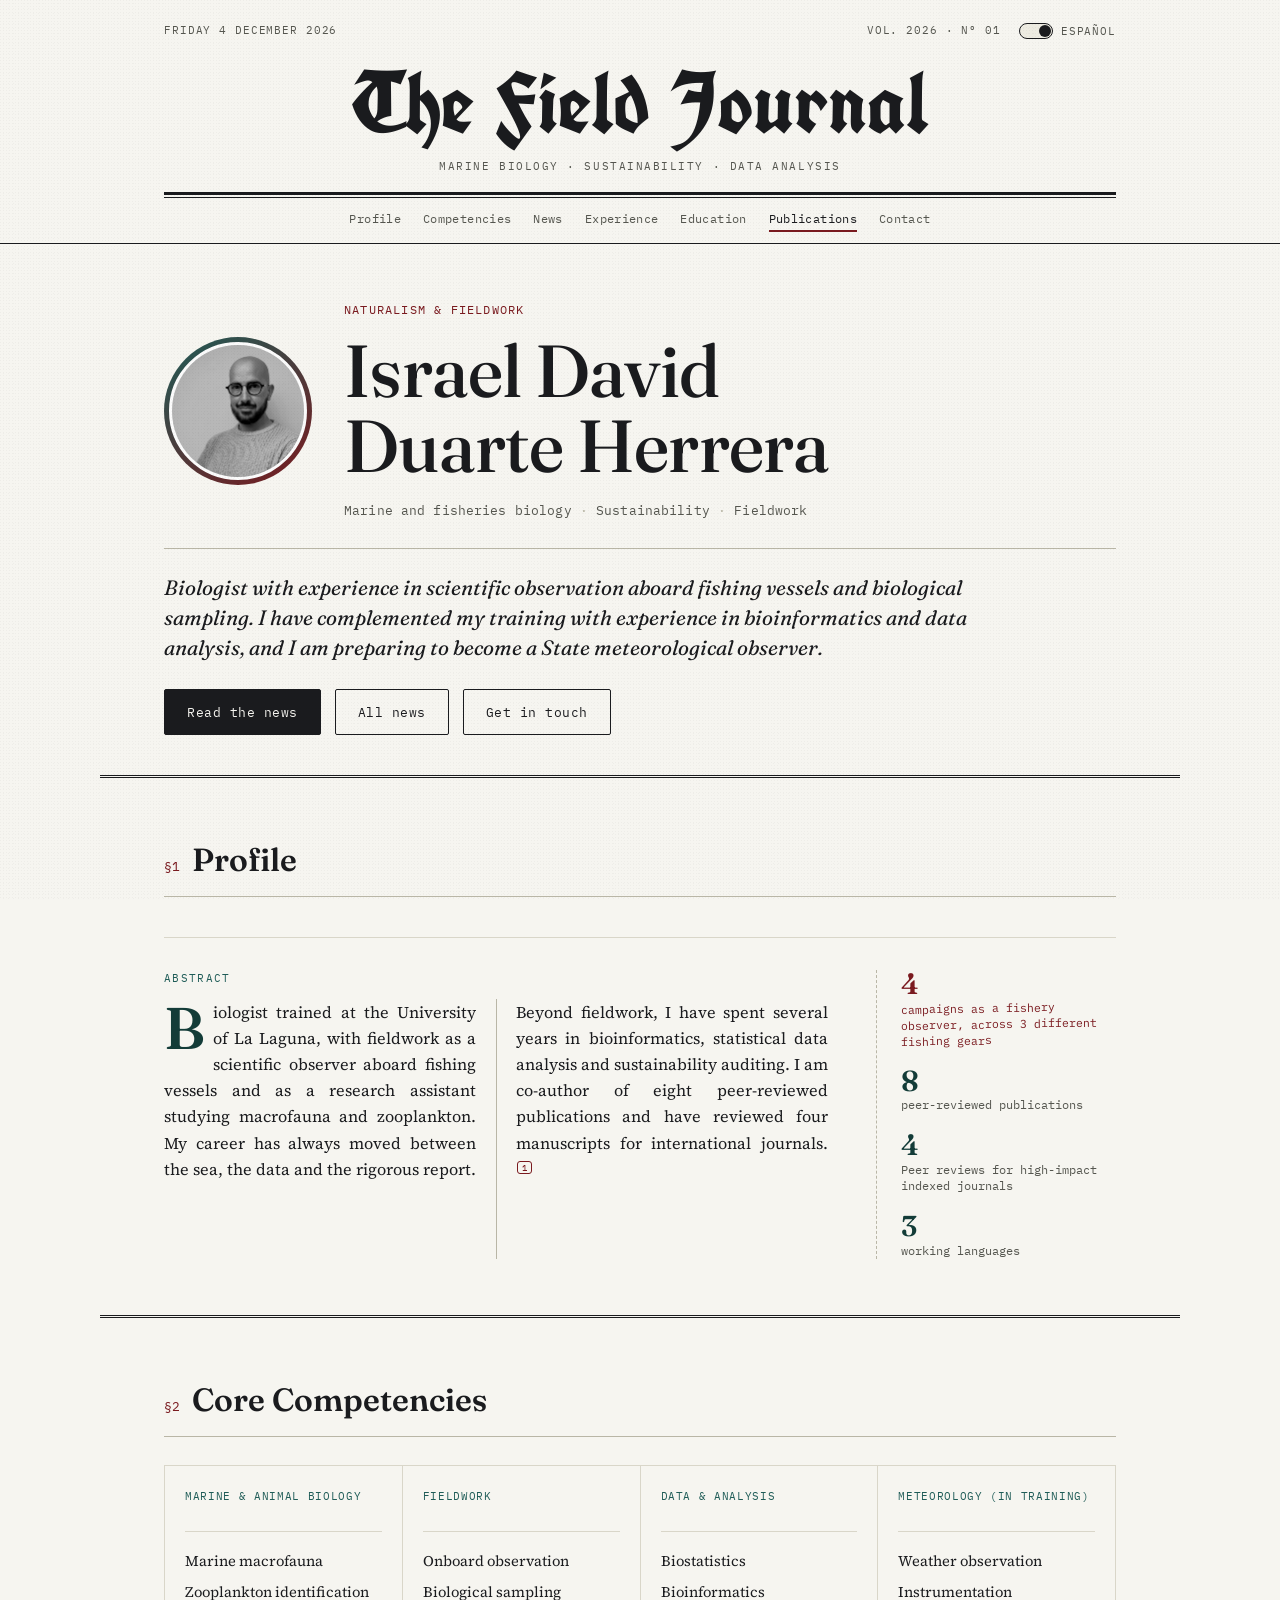
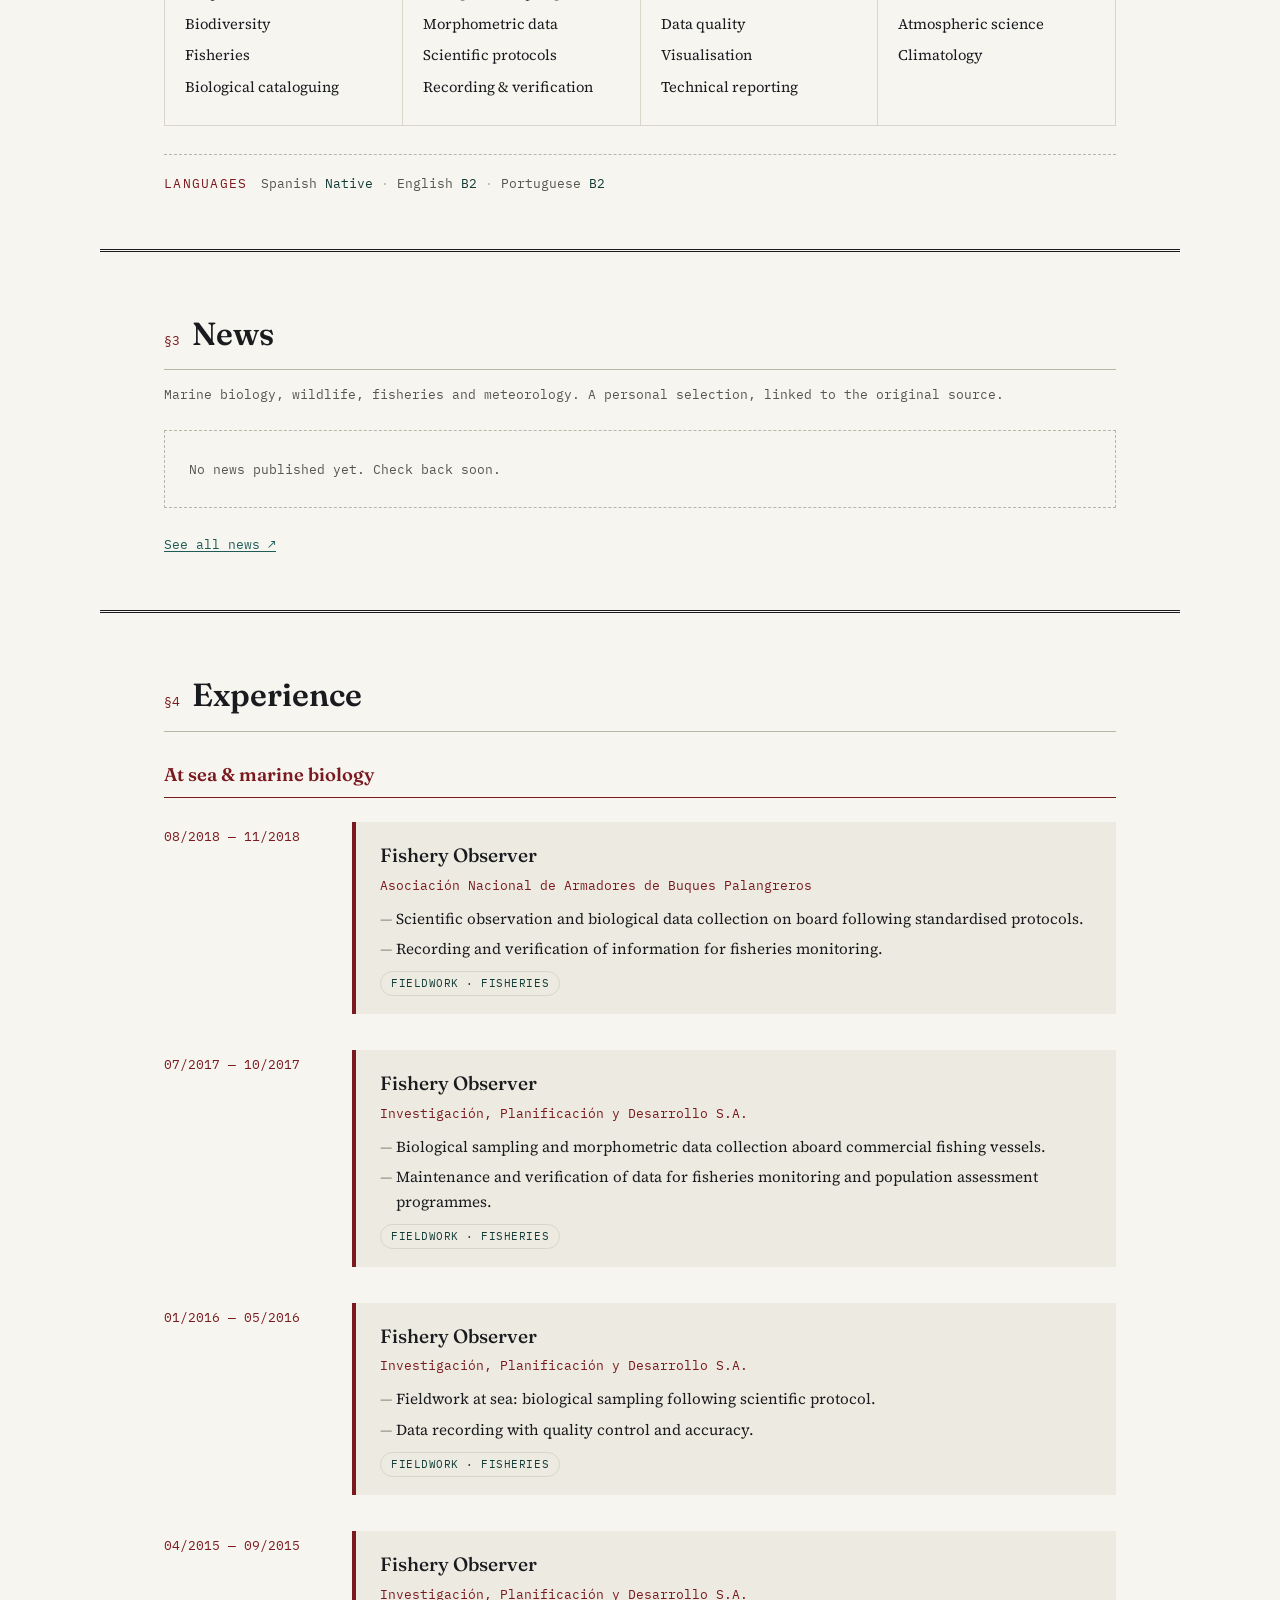
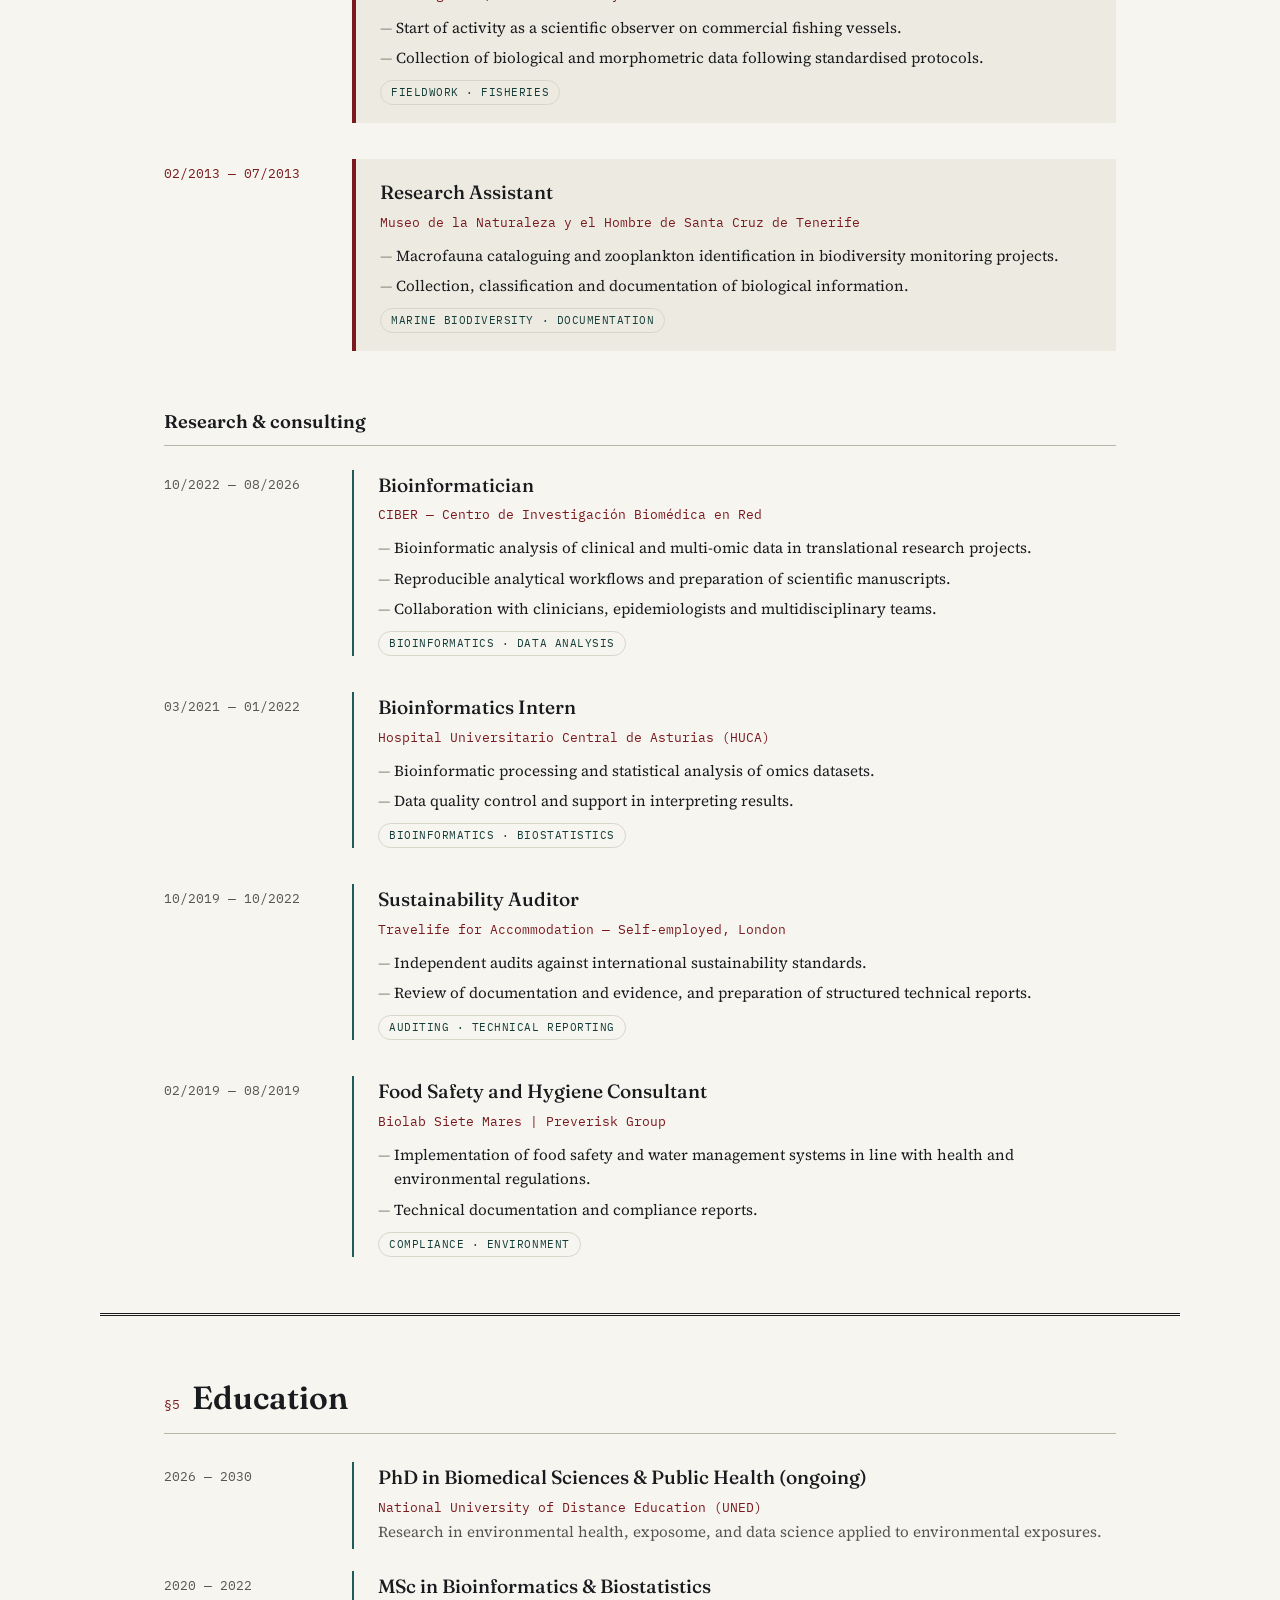
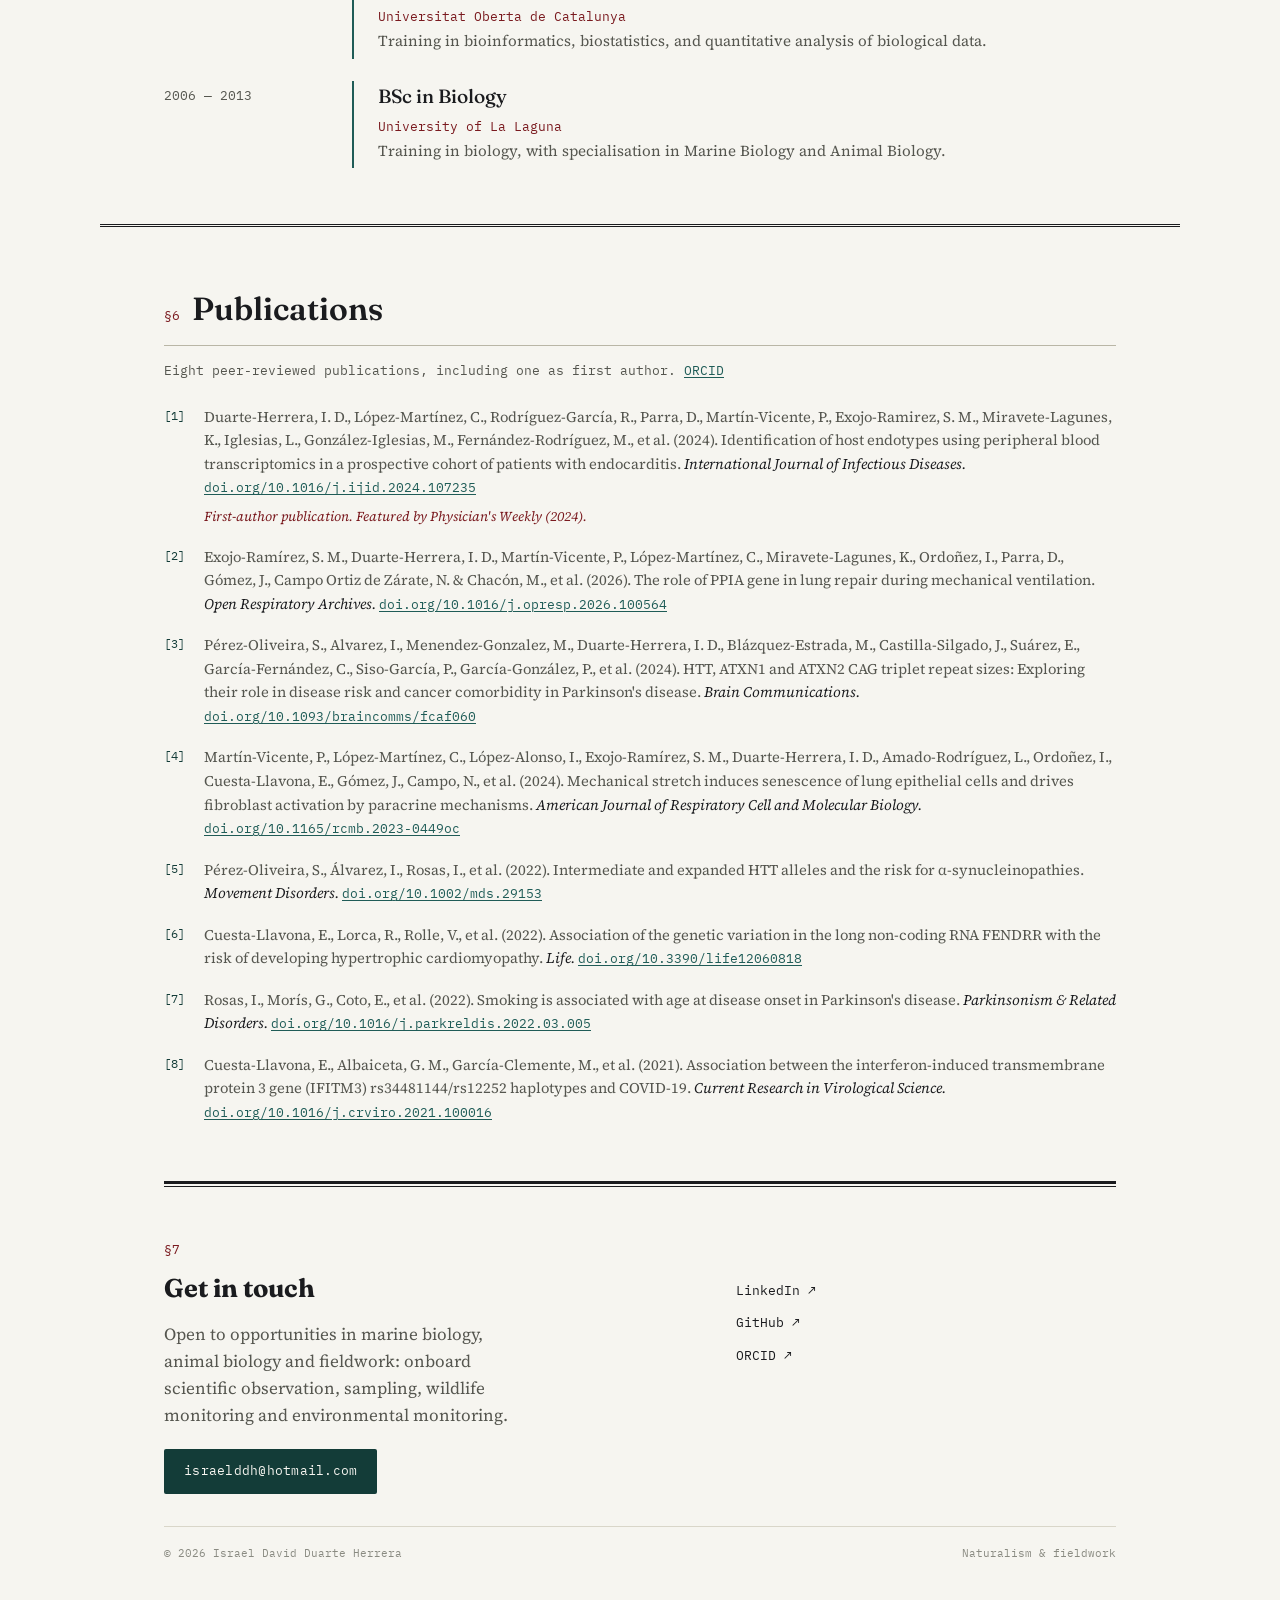
<file: index.html>
<!DOCTYPE html>
<html lang="en">
<head>
  <meta charset="UTF-8">
  <meta name="viewport" content="width=device-width, initial-scale=1.0">

  <title>Israel David Duarte Herrera — Sustainability , Marine Biology & Fieldwork</title>

  <meta name="description" content="Israel David Duarte Herrera, biologist with experience in scientific observation aboard fishing vessels, biological sampling, bioinformatics and data analysis. News on meteorology, marine biology and wildlife.">

  <!-- Google Fonts -->
  <link rel="preconnect" href="https://fonts.googleapis.com">
  <link rel="preconnect" href="https://fonts.gstatic.com" crossorigin>

  <link href="https://fonts.googleapis.com/css2?family=Fraunces:opsz,wght@9..144,400;9..144,500;9..144,600&family=Fraunces:ital,opsz,wght@1,9..144,500&family=Source+Serif+4:opsz,wght@8..60,400;8..60,500;8..60,600&family=Source+Serif+4:ital,opsz,wght@1,8..60,400&family=IBM+Plex+Mono:wght@400;500;600&family=UnifrakturCook:wght@700&display=swap" rel="stylesheet">

  <!-- Favicon -->
  <link
    rel="icon"
    type="image/svg+xml"
    href="data:image/svg+xml,%3Csvg xmlns='http://www.w3.org/2000/svg' viewBox='0 0 64 64'%3E%3Crect width='64' height='64' rx='14' fill='%231A1B1E'/%3E%3Ctext x='32' y='43' font-family='Georgia,Cambria,serif' font-size='27' font-weight='700' letter-spacing='.5' fill='%23F6F5F0' text-anchor='middle'%3EID%3C/text%3E%3C/svg%3E"
  >

  <link rel="stylesheet" href="style.css">

  <script>
    (function () {
      var stored = localStorage.getItem('lang');
      document.documentElement.setAttribute(
        'lang',
        stored === 'es' ? 'es' : 'en'
      );
    })();
  </script>
</head>

<body>

<div class="grain" aria-hidden="true"></div>

<!-- ============ MASTHEAD ============ -->
<header class="masthead">

  <div class="masthead__row">

    <span class="masthead__meta" id="dateline"></span>

    <div class="masthead__row-right">
      <span class="masthead__meta">Vol. 2026 · Nº 01</span>

      <button
        class="lang-toggle"
        id="langToggle"
        type="button"
        aria-pressed="false"
        aria-label="Cambiar idioma / Switch language"
      >
        <span class="lang-toggle__track">
          <span class="lang-toggle__thumb"></span>
        </span>

        <span class="lang-toggle__label">Español</span>
      </button>
    </div>

  </div>

  <div class="nameplate">

    <p class="nameplate__title">
      <span data-lang="es">Diario de Campo</span>
      <span data-lang="en">The Field Journal</span>
    </p>

    <p class="nameplate__sub">
      <span data-lang="es">Biología marina · Sostenibilidad · Análisis de datos</span>
      <span data-lang="en">Marine biology · Sustainability · Data analysis</span>
    </p>

  </div>

  <div class="masthead__rule"></div>

</header>

<div class="navbar">

  <nav class="masthead__nav" aria-label="Primary">

    <a href="#profile">
      <span data-lang="es">Perfil</span>
      <span data-lang="en">Profile</span>
    </a>

    <a href="#competencies">
      <span data-lang="es">Competencias</span>
      <span data-lang="en">Competencies</span>
    </a>

    <a href="#news">
      <span data-lang="es">Noticias</span>
      <span data-lang="en">News</span>
    </a>

    <a href="#experience">
      <span data-lang="es">Experiencia</span>
      <span data-lang="en">Experience</span>
    </a>

    <a href="#education">
      <span data-lang="es">Formación</span>
      <span data-lang="en">Education</span>
    </a>

    <a href="#publications">
      <span data-lang="es">Publicaciones</span>
      <span data-lang="en">Publications</span>
    </a>

    <a href="#contact">
      <span data-lang="es">Contacto</span>
      <span data-lang="en">Contact</span>
    </a>

  </nav>

</div>


<!-- ============ HERO ============ -->
<section class="hero" id="top">

  <div class="hero__inner">

    <div class="hero__identity">

      <div class="hero__avatar">
        <img src="foto.jpg" alt="Israel David Duarte Herrera">
      </div>

      <div class="hero__intro">

        <p class="eyebrow">
          <span data-lang="es">Naturalismo y trabajo de campo</span>
          <span data-lang="en">Naturalism & fieldwork</span>
        </p>

        <h1 class="hero__title">
          Israel David<br>Duarte Herrera
        </h1>

        <p class="hero__role">

          <span data-lang="es">
            Biología marina y pesquera
            <span class="hero__dot">·</span>
            Sostenibilidad
            <span class="hero__dot">·</span>
            Trabajo de campo
          </span>

          <span data-lang="en">
            Marine and fisheries biology
            <span class="hero__dot">·</span>
            Sustainability 
            <span class="hero__dot">·</span>
            Fieldwork
          </span>

        </p>

      </div>

    </div>

    <p class="hero__tagline" data-lang="es">
      Biólogo con experiencia en observación científica a bordo de buques pesqueros y muestreo biológico. He complementado mi formación con experiencia en bioinformática y análisis de datos, y me preparo para ser observador meteorológico del Estado.
    </p>

    <p class="hero__tagline" data-lang="en">
      Biologist with experience in scientific observation aboard fishing vessels and biological sampling. I have complemented my training with experience in bioinformatics and data analysis, and I am preparing to become a State meteorological observer.
    </p>

    <div class="hero__cta">

      <a class="btn btn--primary" href="#news">
        <span data-lang="es">Ver noticias</span>
        <span data-lang="en">Read the news</span>
      </a>

      <a class="btn btn--ghost" href="blog.html">
        <span data-lang="es">Todas las noticias</span>
        <span data-lang="en">All news</span>
      </a>

      <a class="btn btn--ghost" href="#contact">
        <span data-lang="es">Contacto</span>
        <span data-lang="en">Get in touch</span>
      </a>

    </div>

  </div>

</section>


<!-- ============ PROFILE ============ -->
<section class="section" id="profile">

  <div class="section__head">
    <span class="section__num">§1</span>

    <h2>
      <span data-lang="es">Perfil</span>
      <span data-lang="en">Profile</span>
    </h2>
  </div>

  <div class="hero__grid">

    <div class="hero__abstract">

      <span class="hero__label">
        <span data-lang="es">Resumen</span>
        <span data-lang="en">Abstract</span>
      </span>

      <p class="drop-cap" data-lang="es">
        Biólogo formado en la Universidad de La Laguna, con trabajo de campo como observador científico en buques pesqueros y como asistente de investigación en el estudio de macrofauna y zooplancton. Mi trayectoria se ha movido siempre entre el mar, el dato y el informe riguroso.
      </p>

      <p class="drop-cap" data-lang="en">
        Biologist trained at the University of La Laguna, with fieldwork as a scientific observer aboard fishing vessels and as a research assistant studying macrofauna and zooplankton. My career has always moved between the sea, the data and the rigorous report.
      </p>

      <p data-lang="es">
        Además del campo, he trabajado varios años en bioinformática, análisis estadístico de datos y auditoría de sostenibilidad. Soy coautor de ocho publicaciones revisadas por pares y he revisado cuatro manuscritos para revistas internacionales.
        <sup class="cite"><a href="#pub-list">1</a></sup>
      </p>

      <p data-lang="en">
        Beyond fieldwork, I have spent several years in bioinformatics, statistical data analysis and sustainability auditing. I am co-author of eight peer-reviewed publications and have reviewed four manuscripts for international journals.
        <sup class="cite"><a href="#pub-list">1</a></sup>
      </p>

    </div>

    <aside class="hero__margin" aria-label="Key figures">

      <div class="marginnote marginnote--pen">

        <span class="marginnote__num">4</span>

        <span class="marginnote__label">
          <span data-lang="es">
            campañas como observador pesquero, en 3 artes de pesca distintas
          </span>

          <span data-lang="en">
            campaigns as a fishery observer, across 3 different fishing gears
          </span>
        </span>

      </div>

      <div class="marginnote">

        <span class="marginnote__num">8</span>

        <span class="marginnote__label">
          <span data-lang="es">publicaciones revisadas por pares</span>
          <span data-lang="en">peer-reviewed publications</span>
        </span>

      </div>

      <div class="marginnote">

        <span class="marginnote__num">4</span>

        <span class="marginnote__label">
          <span data-lang="es">Revisiones en revistas indexadas de alto impacto</span>
          <span data-lang="en">Peer reviews for high-impact indexed journals</span>
        </span>

      </div>

      <div class="marginnote">

        <span class="marginnote__num">3</span>

        <span class="marginnote__label">
          <span data-lang="es">idiomas de trabajo</span>
          <span data-lang="en">working languages</span>
        </span>

      </div>

    </aside>

  </div>

</section>


<!-- ============ COMPETENCIES ============ -->
<section class="section" id="competencies">

  <div class="section__head">

    <span class="section__num">§2</span>

    <h2>
      <span data-lang="es">Competencias</span>
      <span data-lang="en">Core Competencies</span>
    </h2>

  </div>

  <div class="comp-grid">

    <div class="comp-card">

      <span class="comp-card__label">
        <span data-lang="es">Biología marina y animal</span>
        <span data-lang="en">Marine & Animal Biology</span>
      </span>

      <ul data-lang="es">
        <li>Macrofauna marina</li>
        <li>Identificación de zooplancton</li>
        <li>Biodiversidad</li>
        <li>Pesquerías</li>
        <li>Catalogación biológica</li>
      </ul>

      <ul data-lang="en">
        <li>Marine macrofauna</li>
        <li>Zooplankton identification</li>
        <li>Biodiversity</li>
        <li>Fisheries</li>
        <li>Biological cataloguing</li>
      </ul>

    </div>

    <div class="comp-card">

      <span class="comp-card__label">
        <span data-lang="es">Trabajo de campo</span>
        <span data-lang="en">Fieldwork</span>
      </span>

      <ul data-lang="es">
        <li>Observación a bordo</li>
        <li>Muestreo biológico</li>
        <li>Datos morfométricos</li>
        <li>Protocolos científicos</li>
        <li>Registro y verificación</li>
      </ul>

      <ul data-lang="en">
        <li>Onboard observation</li>
        <li>Biological sampling</li>
        <li>Morphometric data</li>
        <li>Scientific protocols</li>
        <li>Recording & verification</li>
      </ul>

    </div>

    <div class="comp-card">

      <span class="comp-card__label">
        <span data-lang="es">Datos y análisis</span>
        <span data-lang="en">Data & Analysis</span>
      </span>

      <ul data-lang="es">
        <li>Bioestadística</li>
        <li>Bioinformática</li>
        <li>Calidad del dato</li>
        <li>Visualización</li>
        <li>Informes técnicos</li>
      </ul>

      <ul data-lang="en">
        <li>Biostatistics</li>
        <li>Bioinformatics</li>
        <li>Data quality</li>
        <li>Visualisation</li>
        <li>Technical reporting</li>
      </ul>

    </div>

    <div class="comp-card">

      <span class="comp-card__label">
        <span data-lang="es">Meteorología (en formación)</span>
        <span data-lang="en">Meteorology (in training)</span>
      </span>

      <ul data-lang="es">
        <li>Observación meteorológica</li>
        <li>Instrumentación</li>
        <li>Ciencias de la atmósfera</li>
        <li>Climatología</li>
      </ul>

      <ul data-lang="en">
        <li>Weather observation</li>
        <li>Instrumentation</li>
        <li>Atmospheric science</li>
        <li>Climatology</li>
      </ul>

    </div>

  </div>

  <div class="lang-strip">

    <span class="lang-strip__label">
      <span data-lang="es">Idiomas</span>
      <span data-lang="en">Languages</span>
    </span>

    <span class="lang-item">
      <span data-lang="es">Español</span>
      <span data-lang="en">Spanish</span>
      <em>
        <span data-lang="es">Nativo</span>
        <span data-lang="en">Native</span>
      </em>
    </span>

    <span class="lang-sep">·</span>

    <span class="lang-item">
      <span data-lang="es">Inglés</span>
      <span data-lang="en">English</span>
      <em>B2</em>
    </span>

    <span class="lang-sep">·</span>

    <span class="lang-item">
      <span data-lang="es">Portugués</span>
      <span data-lang="en">Portuguese</span>
      <em>B2</em>
    </span>

  </div>

</section>


<!-- ============ NEWS / BLOG ============ -->
<section class="section" id="news">

  <div class="section__head">
    <span class="section__num">§3</span>

    <h2>
      <span data-lang="es">Noticias</span>
      <span data-lang="en">News</span>
    </h2>
  </div>

  <p class="section__note" data-lang="es">
    Biología marina, fauna, pesquerías y meteorología. Selección personal, con enlace a la fuente original.
  </p>

  <p class="section__note" data-lang="en">
    Marine biology, wildlife, fisheries and meteorology. A personal selection, linked to the original source.
  </p>

  <div class="post-list" id="postList" data-limit="3"></div>

  <p class="section__more">
    <a href="blog.html">
      <span data-lang="es">Ver todas las noticias ↗</span>
      <span data-lang="en">See all news ↗</span>
    </a>
  </p>

</section>


<!-- ============ EXPERIENCE ============ -->
<section class="section" id="experience">

  <div class="section__head">

    <span class="section__num">§4</span>

    <h2>
      <span data-lang="es">Experiencia</span>
      <span data-lang="en">Experience</span>
    </h2>

  </div>

  <h3 class="timeline__label timeline__label--sea">
    <span data-lang="es">En el mar</span>
    <span data-lang="en">At sea & marine biology</span>
  </h3>

  <ol class="timeline">

    <li class="entry entry--sea">

      <div class="entry__date">08/2018 — 11/2018</div>

      <div class="entry__body">

        <h3>
          <span data-lang="es">Observador pesquero</span>
          <span data-lang="en">Fishery Observer</span>
        </h3>

        <p class="entry__org">
          Asociación Nacional de Armadores de Buques Palangreros
        </p>

        <ul data-lang="es">
          <li>Observación científica y recogida de datos biológicos a bordo siguiendo protocolos estandarizados.</li>
          <li>Registro y verificación de la información para el seguimiento de la actividad pesquera.</li>
        </ul>

        <ul data-lang="en">
          <li>Scientific observation and biological data collection on board following standardised protocols.</li>
          <li>Recording and verification of information for fisheries monitoring.</li>
        </ul>

        <span class="entry__tag">
          <span data-lang="es">Trabajo de campo · Pesquerías</span>
          <span data-lang="en">Fieldwork · Fisheries</span>
        </span>

      </div>

    </li>


    <li class="entry entry--sea">

      <div class="entry__date">07/2017 — 10/2017</div>

      <div class="entry__body">

        <h3>
          <span data-lang="es">Observador pesquero</span>
          <span data-lang="en">Fishery Observer</span>
        </h3>

        <p class="entry__org">
          Investigación, Planificación y Desarrollo S.A.
        </p>

        <ul data-lang="es">
          <li>Muestreo biológico y toma de datos morfométricos a bordo de buques pesqueros comerciales.</li>
          <li>Mantenimiento y verificación de datos para programas de seguimiento pesquero y evaluación de poblaciones.</li>
        </ul>

        <ul data-lang="en">
          <li>Biological sampling and morphometric data collection aboard commercial fishing vessels.</li>
          <li>Maintenance and verification of data for fisheries monitoring and population assessment programmes.</li>
        </ul>

        <span class="entry__tag">
          <span data-lang="es">Trabajo de campo · Pesquerías</span>
          <span data-lang="en">Fieldwork · Fisheries</span>
        </span>

      </div>

    </li>


    <li class="entry entry--sea">

      <div class="entry__date">01/2016 — 05/2016</div>

      <div class="entry__body">

        <h3>
          <span data-lang="es">Observador pesquero</span>
          <span data-lang="en">Fishery Observer</span>
        </h3>

        <p class="entry__org">
          Investigación, Planificación y Desarrollo S.A.
        </p>

        <ul data-lang="es">
          <li>Trabajo de campo en el mar: muestreo biológico según protocolo científico.</li>
          <li>Registro de datos con control de calidad y precisión.</li>
        </ul>

        <ul data-lang="en">
          <li>Fieldwork at sea: biological sampling following scientific protocol.</li>
          <li>Data recording with quality control and accuracy.</li>
        </ul>

        <span class="entry__tag">
          <span data-lang="es">Trabajo de campo · Pesquerías</span>
          <span data-lang="en">Fieldwork · Fisheries</span>
        </span>

      </div>

    </li>


    <li class="entry entry--sea">

      <div class="entry__date">04/2015 — 09/2015</div>

      <div class="entry__body">

        <h3>
          <span data-lang="es">Observador pesquero</span>
          <span data-lang="en">Fishery Observer</span>
        </h3>

        <p class="entry__org">
          Investigación, Planificación y Desarrollo S.A.
        </p>

        <ul data-lang="es">
          <li>Inicio de la actividad como observador científico en buques pesqueros comerciales.</li>
          <li>Recogida de datos biológicos y morfométricos siguiendo protocolos estandarizados.</li>
        </ul>

        <ul data-lang="en">
          <li>Start of activity as a scientific observer on commercial fishing vessels.</li>
          <li>Collection of biological and morphometric data following standardised protocols.</li>
        </ul>

        <span class="entry__tag">
          <span data-lang="es">Trabajo de campo · Pesquerías</span>
          <span data-lang="en">Fieldwork · Fisheries</span>
        </span>

      </div>

    </li>


    <li class="entry entry--sea">

      <div class="entry__date">02/2013 — 07/2013</div>

      <div class="entry__body">

        <h3>
          <span data-lang="es">Asistente de investigación</span>
          <span data-lang="en">Research Assistant</span>
        </h3>

        <p class="entry__org">
          Museo de la Naturaleza y el Hombre de Santa Cruz de Tenerife
        </p>

        <ul data-lang="es">
          <li>Catalogación de macrofauna e identificación de zooplancton en proyectos de seguimiento de la biodiversidad.</li>
          <li>Recogida, clasificación y documentación de información biológica.</li>
        </ul>

        <ul data-lang="en">
          <li>Macrofauna cataloguing and zooplankton identification in biodiversity monitoring projects.</li>
          <li>Collection, classification and documentation of biological information.</li>
        </ul>

        <span class="entry__tag">
          <span data-lang="es">Biodiversidad marina · Documentación</span>
          <span data-lang="en">Marine Biodiversity · Documentation</span>
        </span>

      </div>

    </li>

  </ol>


  <h3 class="timeline__label">

    <span data-lang="es">Investigación y consultoría</span>
    <span data-lang="en">Research & consulting</span>

  </h3>


  <ol class="timeline">

    <li class="entry">

      <div class="entry__date">10/2022 — 08/2026</div>

      <div class="entry__body">

        <h3>
          <span data-lang="es">Bioinformático</span>
          <span data-lang="en">Bioinformatician</span>
        </h3>

        <p class="entry__org">
          CIBER — Centro de Investigación Biomédica en Red
        </p>

        <ul data-lang="es">
          <li>Análisis bioinformático de datos clínicos y multi-ómicos en proyectos de investigación traslacional.</li>
          <li>Flujos de trabajo analíticos reproducibles y preparación de manuscritos científicos.</li>
          <li>Colaboración con clínicos, epidemiólogos y equipos multidisciplinares.</li>
        </ul>

        <ul data-lang="en">
          <li>Bioinformatic analysis of clinical and multi-omic data in translational research projects.</li>
          <li>Reproducible analytical workflows and preparation of scientific manuscripts.</li>
          <li>Collaboration with clinicians, epidemiologists and multidisciplinary teams.</li>
        </ul>

        <span class="entry__tag">
          <span data-lang="es">Bioinformática · Análisis de datos</span>
          <span data-lang="en">Bioinformatics · Data Analysis</span>
        </span>

      </div>

    </li>


    <li class="entry">

      <div class="entry__date">03/2021 — 01/2022</div>

      <div class="entry__body">

        <h3>
          <span data-lang="es">Becario de bioinformática</span>
          <span data-lang="en">Bioinformatics Intern</span>
        </h3>

        <p class="entry__org">
          Hospital Universitario Central de Asturias (HUCA)
        </p>

        <ul data-lang="es">
          <li>Procesamiento bioinformático y análisis estadístico de conjuntos de datos ómicos.</li>
          <li>Control de calidad del dato y apoyo a la interpretación de resultados.</li>
        </ul>

        <ul data-lang="en">
          <li>Bioinformatic processing and statistical analysis of omics datasets.</li>
          <li>Data quality control and support in interpreting results.</li>
        </ul>

        <span class="entry__tag">
          <span data-lang="es">Bioinformática · Bioestadística</span>
          <span data-lang="en">Bioinformatics · Biostatistics</span>
        </span>

      </div>

    </li>


    <li class="entry">

      <div class="entry__date">10/2019 — 10/2022</div>

      <div class="entry__body">

        <h3>
          <span data-lang="es">Auditor de sostenibilidad</span>
          <span data-lang="en">Sustainability Auditor</span>
        </h3>

        <p class="entry__org">
          <span data-lang="es">Travelife for Accommodation — Autónomo</span>
          <span data-lang="en">Travelife for Accommodation — Self-employed, London</span>
        </p>

        <ul data-lang="es">
          <li>Auditorías independientes según estándares internacionales de sostenibilidad.</li>
          <li>Revisión de documentación y evidencias, y redacción de informes técnicos estructurados.</li>
        </ul>

        <ul data-lang="en">
          <li>Independent audits against international sustainability standards.</li>
          <li>Review of documentation and evidence, and preparation of structured technical reports.</li>
        </ul>

        <span class="entry__tag">
          <span data-lang="es">Auditoría · Informes técnicos</span>
          <span data-lang="en">Auditing · Technical Reporting</span>
        </span>

      </div>

    </li>


    <li class="entry">

      <div class="entry__date">02/2019 — 08/2019</div>

      <div class="entry__body">

        <h3>
          <span data-lang="es">Consultor de seguridad alimentaria e higiene</span>
          <span data-lang="en">Food Safety and Hygiene Consultant</span>
        </h3>

        <p class="entry__org">
          Biolab Siete Mares | Preverisk Group
        </p>

        <ul data-lang="es">
          <li>Implantación de sistemas de seguridad alimentaria y gestión del agua conforme a la normativa sanitaria y ambiental.</li>
          <li>Documentación técnica e informes de cumplimiento normativo.</li>
        </ul>

        <ul data-lang="en">
          <li>Implementation of food safety and water management systems in line with health and environmental regulations.</li>
          <li>Technical documentation and compliance reports.</li>
        </ul>

        <span class="entry__tag">
          <span data-lang="es">Cumplimiento · Medio ambiente</span>
          <span data-lang="en">Compliance · Environment</span>
        </span>

      </div>

    </li>

  </ol>

</section>


<!-- ============ EDUCATION ============ -->
<section class="section" id="education">

  <div class="section__head">

    <span class="section__num">§5</span>

    <h2>
      <span data-lang="es">Formación</span>
      <span data-lang="en">Education</span>
    </h2>

  </div>


  <ol class="timeline timeline--compact">

    <li class="entry">

      <div class="entry__date">2026 — 2030</div>

      <div class="entry__body">

        <h3>
          <span data-lang="es">Doctorado en Ciencias Biomédicas y Salud Pública (en curso)</span>
          <span data-lang="en">PhD in Biomedical Sciences & Public Health (ongoing)</span>
        </h3>

        <p class="entry__org">
          <span data-lang="es">Universidad Nacional de Educación a Distancia (UNED)</span>
          <span data-lang="en">National University of Distance Education (UNED)</span>
        </p>

        <p class="entry__description">
          <span data-lang="es">
            Investigación en salud ambiental, exposoma y ciencia de datos aplicada a exposiciones ambientales.
          </span>

          <span data-lang="en">
            Research in environmental health, exposome, and data science applied to environmental exposures.
          </span>
        </p>

      </div>

    </li>


    <li class="entry">

      <div class="entry__date">2020 — 2022</div>

      <div class="entry__body">

        <h3>
          <span data-lang="es">Máster en Bioinformática y Bioestadística</span>
          <span data-lang="en">MSc in Bioinformatics & Biostatistics</span>
        </h3>

        <p class="entry__org">
          Universitat Oberta de Catalunya
        </p>

        <p class="entry__description">
          <span data-lang="es">
            Formación en bioinformática, bioestadística y análisis cuantitativo de datos biológicos.
          </span>

          <span data-lang="en">
            Training in bioinformatics, biostatistics, and quantitative analysis of biological data.
          </span>
        </p>

      </div>

    </li>


    <li class="entry">

      <div class="entry__date">2006 — 2013</div>

      <div class="entry__body">

        <h3>
          <span data-lang="es">Grado en Biología</span>
          <span data-lang="en">BSc in Biology</span>
        </h3>

        <p class="entry__org">
          <span data-lang="es">Universidad de La Laguna</span>
          <span data-lang="en">University of La Laguna</span>
        </p>

        <p class="entry__description">
          <span data-lang="es">
            Formación en biología, con especialización en Biología Marina y Biología Animal.
          </span>

          <span data-lang="en">
            Training in biology, with specialisation in Marine Biology and Animal Biology.
          </span>
        </p>

      </div>

    </li>

  </ol>

</section>


<!-- ============ PUBLICATIONS ============ -->
<section class="section" id="publications">

  <div class="section__head">

    <span class="section__num">§6</span>

    <h2>
      <span data-lang="es">Publicaciones</span>
      <span data-lang="en">Publications</span>
    </h2>

  </div>


  <p class="section__note" data-lang="es">
    Ocho publicaciones revisadas por pares, una como primer autor.
    <a
      href="https://orcid.org/0000-0001-5427-6019"
      target="_blank"
      rel="noopener"
    >ORCID</a>
  </p>

  <p class="section__note" data-lang="en">
    Eight peer-reviewed publications, including one as first author.
    <a
      href="https://orcid.org/0000-0001-5427-6019"
      target="_blank"
      rel="noopener"
    >ORCID</a>
  </p>


  <ol class="ref-list" id="pub-list">

    <li id="ref-1">

      <p>
        Duarte-Herrera, I. D., López-Martínez, C., Rodríguez-García, R., Parra, D., Martín-Vicente, P., Exojo-Ramirez, S. M., Miravete-Lagunes, K., Iglesias, L., González-Iglesias, M., Fernández-Rodríguez, M., et al. (2024).
        Identification of host endotypes using peripheral blood transcriptomics in a prospective cohort of patients with endocarditis.
        <em>International Journal of Infectious Diseases.</em>

        <a
          href="https://doi.org/10.1016/j.ijid.2024.107235"
          target="_blank"
          rel="noopener"
        >doi.org/10.1016/j.ijid.2024.107235</a>
      </p>

      <p class="pub-highlight" data-lang="es">
        Publicación como primer autor. Destacada por Physician's Weekly (2024).
      </p>

      <p class="pub-highlight" data-lang="en">
        First-author publication. Featured by Physician's Weekly (2024).
      </p>

    </li>


    <li id="ref-2">

      <p>
        Exojo-Ramírez, S. M., Duarte-Herrera, I. D., Martín-Vicente, P., López-Martínez, C., Miravete-Lagunes, K., Ordoñez, I., Parra, D., Gómez, J., Campo Ortiz de Zárate, N. & Chacón, M., et al. (2026).
        The role of PPIA gene in lung repair during mechanical ventilation.
        <em>Open Respiratory Archives.</em>

        <a
          href="https://doi.org/10.1016/j.opresp.2026.100564"
          target="_blank"
          rel="noopener"
        >doi.org/10.1016/j.opresp.2026.100564</a>
      </p>

    </li>


    <li id="ref-3">

      <p>
        Pérez-Oliveira, S., Alvarez, I., Menendez-Gonzalez, M., Duarte-Herrera, I. D., Blázquez-Estrada, M., Castilla-Silgado, J., Suárez, E., García-Fernández, C., Siso-García, P., García-González, P., et al. (2024).
        HTT, ATXN1 and ATXN2 CAG triplet repeat sizes: Exploring their role in disease risk and cancer comorbidity in Parkinson's disease.
        <em>Brain Communications.</em>

        <a
          href="https://doi.org/10.1093/braincomms/fcaf060"
          target="_blank"
          rel="noopener"
        >doi.org/10.1093/braincomms/fcaf060</a>
      </p>

    </li>


    <li id="ref-4">

      <p>
        Martín-Vicente, P., López-Martínez, C., López-Alonso, I., Exojo-Ramírez, S. M., Duarte-Herrera, I. D., Amado-Rodríguez, L., Ordoñez, I., Cuesta-Llavona, E., Gómez, J., Campo, N., et al. (2024).
        Mechanical stretch induces senescence of lung epithelial cells and drives fibroblast activation by paracrine mechanisms.
        <em>American Journal of Respiratory Cell and Molecular Biology.</em>

        <a
          href="https://doi.org/10.1165/rcmb.2023-0449oc"
          target="_blank"
          rel="noopener"
        >doi.org/10.1165/rcmb.2023-0449oc</a>
      </p>

    </li>


    <li id="ref-5">

      <p>
        Pérez-Oliveira, S., Álvarez, I., Rosas, I., et al. (2022).
        Intermediate and expanded HTT alleles and the risk for α-synucleinopathies.
        <em>Movement Disorders.</em>

        <a
          href="https://doi.org/10.1002/mds.29153"
          target="_blank"
          rel="noopener"
        >doi.org/10.1002/mds.29153</a>
      </p>

    </li>


    <li id="ref-6">

      <p>
        Cuesta-Llavona, E., Lorca, R., Rolle, V., et al. (2022).
        Association of the genetic variation in the long non-coding RNA FENDRR with the risk of developing hypertrophic cardiomyopathy.
        <em>Life.</em>

        <a
          href="https://doi.org/10.3390/life12060818"
          target="_blank"
          rel="noopener"
        >doi.org/10.3390/life12060818</a>
      </p>

    </li>


    <li id="ref-7">

      <p>
        Rosas, I., Morís, G., Coto, E., et al. (2022).
        Smoking is associated with age at disease onset in Parkinson's disease.
        <em>Parkinsonism & Related Disorders.</em>

        <a
          href="https://doi.org/10.1016/j.parkreldis.2022.03.005"
          target="_blank"
          rel="noopener"
        >doi.org/10.1016/j.parkreldis.2022.03.005</a>
      </p>

    </li>


    <li id="ref-8">

      <p>
        Cuesta-Llavona, E., Albaiceta, G. M., García-Clemente, M., et al. (2021).
        Association between the interferon-induced transmembrane protein 3 gene (IFITM3) rs34481144/rs12252 haplotypes and COVID-19.
        <em>Current Research in Virological Science.</em>

        <a
          href="https://doi.org/10.1016/j.crviro.2021.100016"
          target="_blank"
          rel="noopener"
        >doi.org/10.1016/j.crviro.2021.100016</a>
      </p>

    </li>

  </ol>

</section>


<!-- ============ CONTACT / FOOTER ============ -->
<footer class="colophon" id="contact">

  <div class="colophon__rule"></div>

  <div class="colophon__grid">

    <div>

      <span class="section__num">§7</span>

      <h2>
        <span data-lang="es">Contacto</span>
        <span data-lang="en">Get in touch</span>
      </h2>

      <p data-lang="es">
        Abierto a oportunidades en biología marina, biología animal y trabajo de campo: observación científica a bordo, muestreo, seguimiento de fauna y monitorización ambiental.
      </p>

      <p data-lang="en">
        Open to opportunities in marine biology, animal biology and fieldwork: onboard scientific observation, sampling, wildlife monitoring and environmental monitoring.
      </p>

      <a class="contact-btn" href="mailto:israelddh@hotmail.com">
        israelddh@hotmail.com
      </a>

    </div>


    <div class="colophon__links">

      <a
        href="https://linkedin.com/in/israel-duarte"
        target="_blank"
        rel="noopener"
      >LinkedIn ↗</a>

      <a
        href="https://github.com/Israelddh"
        target="_blank"
        rel="noopener"
      >GitHub ↗</a>

      <a
        href="https://orcid.org/0000-0001-5427-6019"
        target="_blank"
        rel="noopener"
      >ORCID ↗</a>

    </div>

  </div>


  <div class="colophon__bottom">

    <span>
      © <span id="year"></span> Israel David Duarte Herrera
    </span>

    <span>
      <span data-lang="es">Naturalismo y trabajo de campo</span>
      <span data-lang="en">Naturalism & fieldwork</span>
    </span>

  </div>

</footer>


<script src="posts.js"></script>
<script src="script.js"></script>

</body>
</html>
</file>
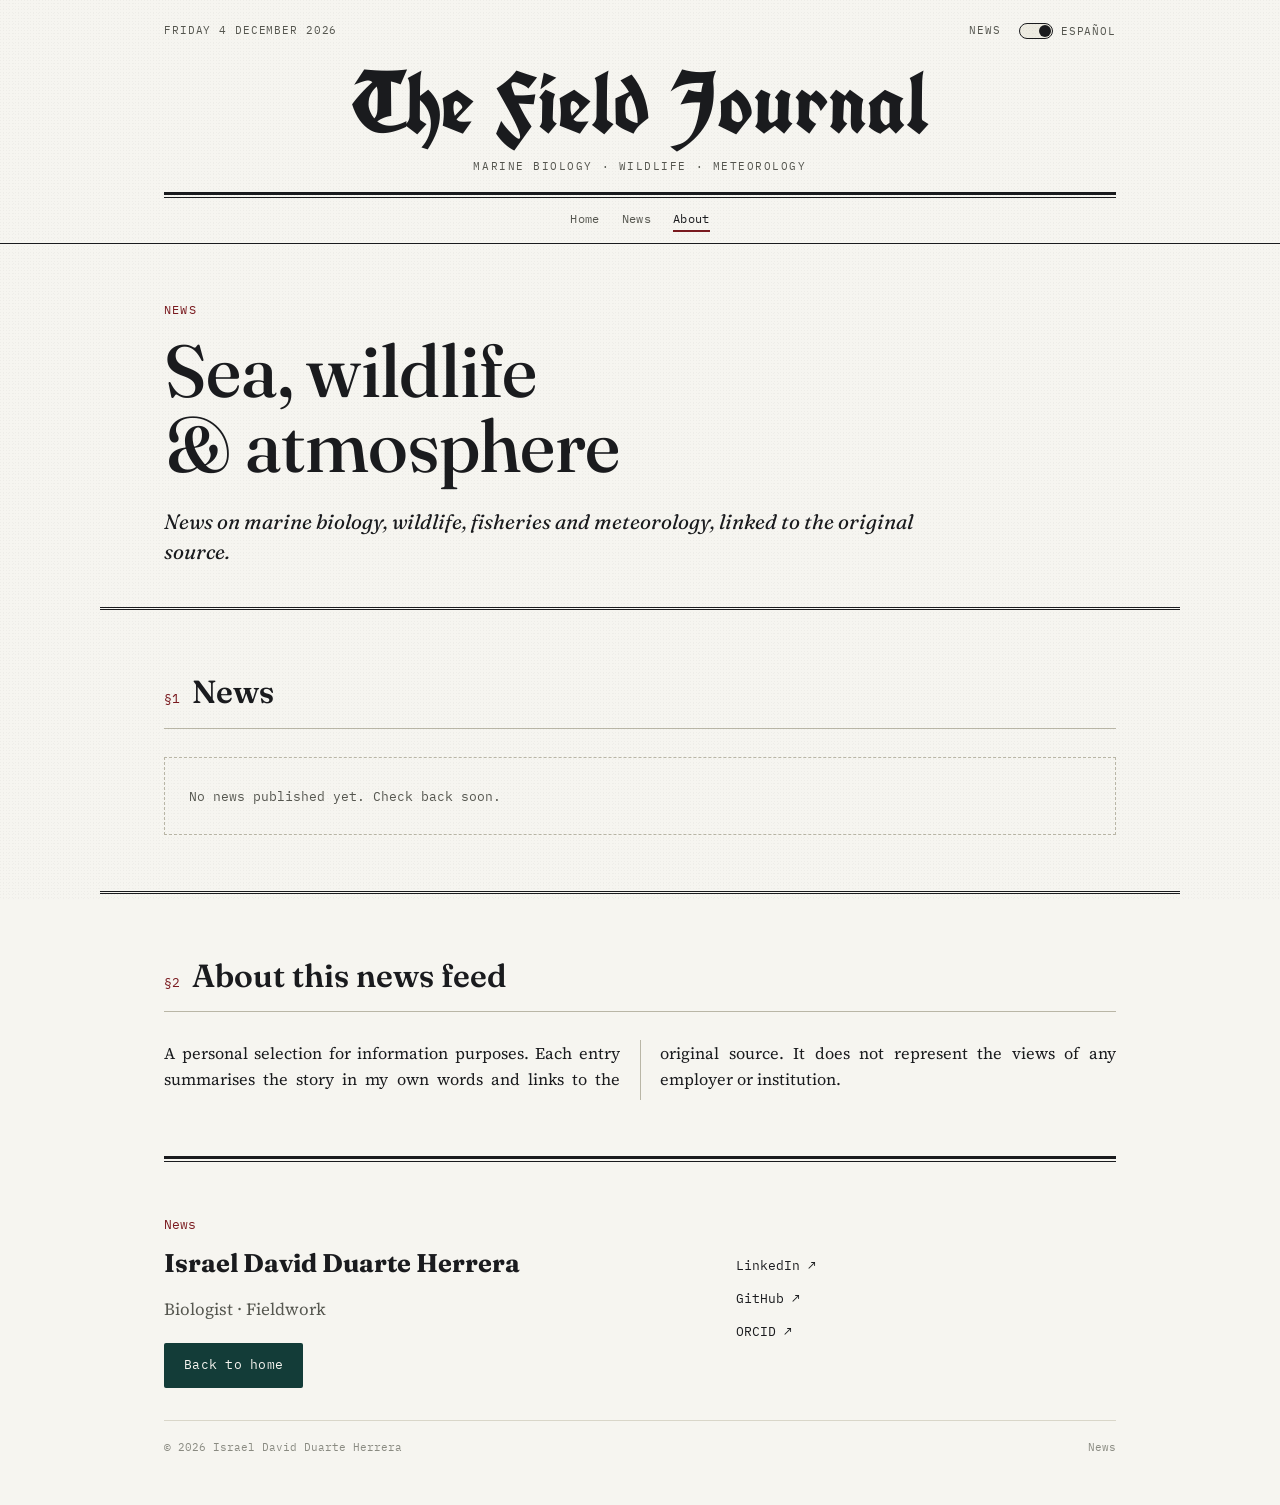
<file: blog.html>
<!DOCTYPE html>
<html lang="en">
<head>
<meta charset="UTF-8">
<meta name="viewport" content="width=device-width, initial-scale=1.0">
<title>News — Israel David Duarte Herrera</title>
<meta name="description" content="News: marine biology, wildlife, fisheries and meteorology.">

<link rel="preconnect" href="https://fonts.googleapis.com">
<link rel="preconnect" href="https://fonts.gstatic.com" crossorigin>
<link href="https://fonts.googleapis.com/css2?family=Fraunces:ital,opsz,wght@0,9..144,400;0,9..144,500;0,9..144,600;1,9..144,500&family=Source+Serif+4:ital,opsz,wght@0,8..60,400;0,8..60,500;0,8..60,600;1,8..60,400&family=IBM+Plex+Mono:wght@400;500;600&family=UnifrakturCook:wght@700&display=swap" rel="stylesheet">

<link rel="stylesheet" href="style.css">

<script>
  (function(){
    var stored = localStorage.getItem('lang');
    document.documentElement.setAttribute('lang', stored === 'es' ? 'es' : 'en');
  })();
</script>
</head>

<body data-page="blog">

<div class="grain" aria-hidden="true"></div>

<header class="masthead">

  <div class="masthead__row">

    <span class="masthead__meta" id="dateline"></span>

    <div class="masthead__row-right">

      <span class="masthead__meta">
        <span data-lang="es">Noticias</span>
        <span data-lang="en">News</span>
      </span>

      <button
        class="lang-toggle"
        id="langToggle"
        type="button"
        aria-pressed="false"
        aria-label="Cambiar idioma / Switch language"
      >
        <span class="lang-toggle__track">
          <span class="lang-toggle__thumb"></span>
        </span>

        <span class="lang-toggle__label">Español</span>
      </button>

    </div>

  </div>

  <div class="nameplate">

    <p class="nameplate__title">
      <span data-lang="es">Diario de Campo</span>
      <span data-lang="en">The Field Journal</span>
    </p>

    <p class="nameplate__sub">
      <span data-lang="es">Biología marina · Fauna · Meteorología</span>
      <span data-lang="en">Marine biology · Wildlife · Meteorology</span>
    </p>

  </div>

  <div class="masthead__rule"></div>

</header>


<div class="navbar">

  <nav class="masthead__nav" aria-label="Primary">

    <a href="index.html">
      <span data-lang="es">Inicio</span>
      <span data-lang="en">Home</span>
    </a>

    <a href="#notes" class="is-active">
      <span data-lang="es">Noticias</span>
      <span data-lang="en">News</span>
    </a>

    <a href="#about">
      <span data-lang="es">Acerca de</span>
      <span data-lang="en">About</span>
    </a>

  </nav>

</div>


<main>

  <!-- ============ HERO ============ -->

  <section class="hero" id="top">

    <div class="hero__inner">

      <p class="eyebrow">
        <span data-lang="es">Noticias</span>
        <span data-lang="en">News</span>
      </p>

      <h1 class="hero__title" data-lang="es">
        Mar, fauna<br>y atmósfera
      </h1>

      <h1 class="hero__title" data-lang="en">
        Sea, wildlife<br>&amp; atmosphere
      </h1>

      <p class="hero__tagline" data-lang="es">
        Noticias sobre biología marina, fauna, pesquerías y meteorología, con enlace a la fuente original.
      </p>

      <p class="hero__tagline" data-lang="en">
        News on marine biology, wildlife, fisheries and meteorology, linked to the original source.
      </p>

    </div>

  </section>


  <!-- ============ NEWS ============ -->

  <section class="section" id="notes">

    <div class="section__head">

      <span class="section__num">§1</span>

      <h2>
        <span data-lang="es">Noticias</span>
        <span data-lang="en">News</span>
      </h2>

    </div>

    <div class="post-list" id="postList"></div>

  </section>


  <!-- ============ ABOUT ============ -->

  <section class="section" id="about">

    <div class="section__head">

      <span class="section__num">§2</span>

      <h2>
        <span data-lang="es">Acerca de estas noticias</span>
        <span data-lang="en">About this news feed</span>
      </h2>

    </div>

    <div class="hero__abstract">

      <p data-lang="es">
        Es una selección personal con fines informativos. Cada entrada resume la noticia con mis palabras y enlaza a la fuente original. No representa la opinión de ningún empleador ni institución.
      </p>

      <p data-lang="en">
        A personal selection for information purposes. Each entry summarises the story in my own words and links to the original source. It does not represent the views of any employer or institution.
      </p>

    </div>

  </section>

</main>


<!-- ============ FOOTER ============ -->

<footer class="colophon">

  <div class="colophon__rule"></div>

  <div class="colophon__grid">

    <div>

      <span class="section__num">
        <span data-lang="es">Noticias</span>
        <span data-lang="en">News</span>
      </span>

      <h2>Israel David Duarte Herrera</h2>

      <p>
        <span data-lang="es">Biólogo · Trabajo de campo</span>
        <span data-lang="en">Biologist · Fieldwork</span>
      </p>

      <a class="contact-btn" href="index.html">
        <span data-lang="es">Volver al inicio</span>
        <span data-lang="en">Back to home</span>
      </a>

    </div>

    <div class="colophon__links">

      <a
        href="https://linkedin.com/in/israel-duarte"
        target="_blank"
        rel="noopener"
      >LinkedIn ↗</a>

      <a
        href="https://github.com/Israelddh"
        target="_blank"
        rel="noopener"
      >GitHub ↗</a>

      <a
        href="https://orcid.org/0000-0001-5427-6019"
        target="_blank"
        rel="noopener"
      >ORCID ↗</a>

    </div>

  </div>


  <div class="colophon__bottom">

    <span>
      © <span id="year"></span> Israel David Duarte Herrera
    </span>

    <span>
      <span data-lang="es">Noticias</span>
      <span data-lang="en">News</span>
    </span>

  </div>

</footer>


<script src="posts.js"></script>
<script src="script.js"></script>

</body>
</html>
</file>
<file: style.css>
/* ============================================================
   TOKENS
   ============================================================ */
:root{
  --paper: #F6F5F0;
  --paper-dim: #EDEBE1;
  --ink: #1A1B1E;
  --ink-soft: #55564F;
  --ink-faint: #8A8B82;
  --teal: #1F5C57;
  --teal-dark: #133C38;
  --rust: #7A1A1F;
  --line: #D9D6C9;
  --line-strong: #B9B6A6;

  --serif-display: "Fraunces", "Iowan Old Style", serif;
  --serif-body: "Source Serif 4", Georgia, serif;
  --mono: "IBM Plex Mono", "SFMono-Regular", Menlo, monospace;
  --blackletter: "UnifrakturCook", "Old English Text MT", "Fraunces", serif;

  --max: 1080px;
  --gutter: clamp(20px, 5vw, 64px);
}

body, .masthead, .section, .hero, .comp-card, .colophon, .entry__body{
  transition: background-color 0.3s ease, border-color 0.3s ease, color 0.3s ease, box-shadow 0.3s ease;
}

*{ box-sizing: border-box; }

/* bilingual content: show only the active language */
html[lang="es"] [data-lang="en"],
html[lang="en"] [data-lang="es"]{ display: none !important; }

html{ scroll-behavior: smooth; }

body{
  margin: 0;
  background: var(--paper);
  color: var(--ink);
  font-family: var(--serif-body);
  font-size: 17px;
  line-height: 1.6;
  -webkit-font-smoothing: antialiased;
}

/* subtle paper grain, purely decorative */
.grain{
  position: fixed;
  inset: 0;
  pointer-events: none;
  z-index: 999;
  opacity: 0.035;
  mix-blend-mode: multiply;
  background-image:
    radial-gradient(circle at 20% 30%, #000 0.5px, transparent 0.5px),
    radial-gradient(circle at 60% 70%, #000 0.5px, transparent 0.5px);
  background-size: 3px 3px, 5px 5px;
}

a{ color: var(--teal); text-decoration-thickness: 1px; text-underline-offset: 2px; }
a:hover{ color: var(--rust); }
a:focus-visible, button:focus-visible{
  outline: 2px solid var(--rust);
  outline-offset: 3px;
}

h1,h2,h3{ font-family: var(--serif-display); color: var(--ink); margin: 0; }

ul{ margin: 0; padding: 0; list-style: none; }

/* ============================================================
   MASTHEAD
   ============================================================ */
.masthead{
  max-width: var(--max);
  margin: 0 auto;
  padding: 22px var(--gutter) 0;
}
.navbar{
  position: sticky;
  top: 0;
  z-index: 50;
  background: var(--paper);
  border-bottom: 1px solid var(--ink);
}
.nameplate{ text-align: center; padding: 20px 0 16px; }
.nameplate__title{
  margin: 0;
  font-family: var(--blackletter);
  font-weight: 700;
  font-size: clamp(2.6rem, 8vw, 5.4rem);
  line-height: 1;
  color: var(--ink);
}
.nameplate__sub{
  margin: 12px 0 0;
  font-family: var(--mono);
  font-size: 11px;
  letter-spacing: 0.14em;
  text-transform: uppercase;
  color: var(--ink-soft);
}
.masthead__row{
  flex-wrap: wrap;
  gap: 8px;
  display: flex;
  justify-content: space-between;
  align-items: center;
  font-family: var(--mono);
  font-size: 11px;
  letter-spacing: 0.08em;
  text-transform: uppercase;
  color: var(--ink-soft);
}
.masthead__row-right{
  display: flex;
  align-items: center;
  gap: 18px;
}

.lang-toggle{
  display: inline-flex;
  align-items: center;
  gap: 8px;
  background: none;
  border: none;
  padding: 0;
  cursor: pointer;
  font-family: var(--mono);
  font-size: 11px;
  letter-spacing: 0.08em;
  text-transform: uppercase;
  color: var(--ink-soft);
}
.lang-toggle:hover{ color: var(--ink); }
.lang-toggle__track{
  position: relative;
  width: 34px;
  height: 16px;
  border: 1px solid var(--ink);
  border-radius: 9px;
  background: var(--paper-dim);
  transition: background-color 0.3s ease, border-color 0.3s ease;
}
.lang-toggle__thumb{
  position: absolute;
  top: 1px;
  left: 1px;
  width: 12px;
  height: 12px;
  border-radius: 50%;
  background: var(--ink);
  transition: transform 0.3s ease;
}
.lang-toggle.is-en .lang-toggle__thumb{ transform: translateX(18px); }
.lang-toggle__label{ min-width: 52px; text-align: left; }
.masthead__rule{
  height: 6px;
  border-top: 3px solid var(--ink);
  border-bottom: 1px solid var(--ink);
  margin: 0;
}
.masthead__nav{
  display: flex;
  justify-content: center;
  gap: 6px 22px;
  max-width: var(--max);
  margin: 0 auto;
  padding: 11px var(--gutter);
  font-family: var(--mono);
  font-size: 12px;
  letter-spacing: 0.03em;
  flex-wrap: wrap;
}
.masthead__nav a{
  color: var(--ink-soft);
  text-decoration: none;
  white-space: nowrap;
}
.masthead__nav a:hover{ color: var(--rust); }
.masthead__nav a.is-active{ color: var(--ink); border-bottom: 2px solid var(--rust); padding-bottom: 2px; }

/* ============================================================
   HERO
   ============================================================ */
.hero{
  max-width: var(--max);
  margin: 0 auto;
  padding: 56px var(--gutter) 40px;
}
.hero__identity{
  padding-bottom: 26px;
  border-bottom: 1px solid var(--line-strong);
  display: flex;
  align-items: center;
  gap: 32px;
  flex-wrap: wrap;
}
.hero__avatar{
  flex: 0 0 auto;
  width: 148px;
  height: 148px;
  border-radius: 50%;
  padding: 5px;
  background: linear-gradient(145deg, var(--teal), var(--rust));
}
.hero__avatar img{
  width: 100%;
  height: 100%;
  border-radius: 50%;
  object-fit: cover;
  object-position: top center;
  display: block;
  border: 3px solid var(--paper);
  filter: grayscale(1) contrast(1.05);
  background: var(--paper-dim);
}
.hero__intro{ min-width: 0; }
.hero__tagline{
  max-width: 62ch;
  margin: 24px 0 0;
  font-family: var(--serif-display);
  font-style: italic;
  font-size: 1.3rem;
  line-height: 1.45;
  color: var(--ink);
}
.hero__cta{
  display: flex;
  gap: 14px;
  margin-top: 26px;
  flex-wrap: wrap;
}
.btn{
  font-family: var(--mono);
  font-size: 12.5px;
  letter-spacing: 0.04em;
  text-decoration: none;
  padding: 12px 22px;
  border-radius: 2px;
  border: 1px solid var(--ink);
  transition: transform 0.2s ease, background-color 0.2s ease, color 0.2s ease;
  display: inline-block;
}
.btn--primary{ background: var(--ink); color: var(--paper); }
.btn--primary:hover{ background: var(--teal-dark); border-color: var(--teal-dark); color: var(--paper); transform: translateY(-1px); }
.btn--ghost{ background: transparent; color: var(--ink); }
.btn--ghost:hover{ background: var(--ink); color: var(--paper); transform: translateY(-1px); }
.eyebrow{
  font-family: var(--mono);
  font-size: 12px;
  letter-spacing: 0.1em;
  text-transform: uppercase;
  color: var(--rust);
  margin: 0 0 14px;
}
.hero__title{
  font-size: clamp(2.6rem, 6vw, 4.6rem);
  font-weight: 500;
  line-height: 1.02;
  letter-spacing: -0.01em;
}
.hero__role{
  font-family: var(--mono);
  font-size: 13px;
  color: var(--ink-soft);
  margin: 18px 0 0;
  letter-spacing: 0.01em;
}
.hero__dot{ color: var(--line-strong); }

.hero__grid{
  display: grid;
  grid-template-columns: 1fr 240px;
  gap: 48px;
  margin-top: 40px;
  padding-top: 32px;
  border-top: 1px solid var(--line);
}
.hero__label{
  display: block;
  font-family: var(--mono);
  font-size: 11px;
  letter-spacing: 0.12em;
  text-transform: uppercase;
  color: var(--teal);
  margin-bottom: 12px;
}
.hero__abstract{
  column-count: 2;
  column-gap: 40px;
  column-rule: 1px solid var(--line-strong);
}
.hero__abstract .hero__label{ column-span: all; }
.hero__abstract p{
  margin: 0 0 16px;
  color: var(--ink);
  font-size: 1.02rem;
  text-align: justify;
  hyphens: auto;
}
.drop-cap::first-letter{
  font-family: var(--serif-display);
  font-size: 3.6em;
  float: left;
  line-height: 0.8;
  padding: 6px 8px 0 0;
  color: var(--teal-dark);
  font-weight: 600;
}
.cite a{
  font-family: var(--mono);
  font-size: 0.65em;
  color: var(--rust);
  text-decoration: none;
  border: 1px solid var(--rust);
  border-radius: 3px;
  padding: 0 4px;
  margin-left: 1px;
}

.hero__margin{
  display: flex;
  flex-direction: column;
  gap: 18px;
  padding-left: 24px;
  border-left: 1px dashed var(--line-strong);
}
.marginnote{
  display: flex;
  flex-direction: column;
  gap: 2px;
}
.marginnote__num{
  font-family: var(--serif-display);
  font-size: 1.8rem;
  font-weight: 600;
  color: var(--teal-dark);
  line-height: 1;
}
.marginnote__label{
  font-family: var(--mono);
  font-size: 11.5px;
  color: var(--ink-soft);
  line-height: 1.4;
}
.marginnote--pen .marginnote__label{
  color: var(--rust);
  transform: rotate(-1deg);
  display: inline-block;
}
.marginnote--pen .marginnote__num{
  color: var(--rust);
}


/* ============================================================
   SHARED SECTION HEAD
   ============================================================ */
.section{
  max-width: var(--max);
  margin: 0 auto;
  padding: 56px var(--gutter);
  border-top: 3px double var(--ink);
}
.section__head{
  display: flex;
  align-items: baseline;
  gap: 12px;
  margin-bottom: 28px;
  padding-bottom: 10px;
  border-bottom: 1px solid var(--line-strong);
}
.section__num{
  font-family: var(--mono);
  font-size: 13px;
  color: var(--rust);
}
.section__head h2{
  font-size: 2rem;
  font-weight: 600;
}
.section__note{
  font-family: var(--mono);
  font-size: 12.5px;
  color: var(--ink-soft);
  margin: -14px 0 26px;
}

/* ============================================================
   COMPETENCIES
   ============================================================ */
.comp-grid{
  display: grid;
  grid-template-columns: repeat(4, 1fr);
  gap: 1px;
  background: var(--line);
  border: 1px solid var(--line);
}
.comp-card{
  background: var(--paper);
  padding: 22px 20px;
}
.comp-card__label{
  display: block;
  font-family: var(--mono);
  font-size: 11px;
  line-height: 1.5;
  min-height: 4em;
  letter-spacing: 0.06em;
  text-transform: uppercase;
  color: var(--teal);
  margin-bottom: 14px;
  padding-bottom: 10px;
  border-bottom: 1px solid var(--line);
}

.comp-card li{
  font-size: 0.92rem;
  padding: 4px 0;
  color: var(--ink);
}

.lang-strip{
  margin-top: 28px;
  padding-top: 18px;
  border-top: 1px dashed var(--line-strong);
  font-family: var(--mono);
  font-size: 12.5px;
  color: var(--ink-soft);
  display: flex;
  flex-wrap: wrap;
  align-items: center;
  gap: 8px;
}
.lang-strip__label{
  text-transform: uppercase;
  letter-spacing: 0.1em;
  color: var(--rust);
  margin-right: 6px;
}
.lang-item em{
  font-style: normal;
  color: var(--teal-dark);
}
.lang-sep{ color: var(--line-strong); }

/* ============================================================
   NEWS / BLOG
   ============================================================ */
.post-list{
  display: grid;
  grid-template-columns: repeat(2, 1fr);
}
.post{
  display: flex;
  flex-direction: column;
  gap: 8px;
  padding: 22px 0 22px 28px;
  border-left: 1px solid var(--line-strong);
}
.post:not(:first-child){ border-top: 1px solid var(--line); }
.post:nth-child(even){ border-left: none; padding-left: 0; padding-right: 28px; }
.post:first-child{
  grid-column: 1 / -1;
  border-left: none;
  padding: 0 0 26px;
  border-bottom: 1px solid var(--line-strong);
}
.post__meta{
  display: flex;
  justify-content: space-between;
  align-items: baseline;
  gap: 12px;
  font-family: var(--mono);
  font-size: 12px;
  color: var(--ink-soft);
}
.post__tag{
  order: -1;
  font-size: 10.5px;
  letter-spacing: 0.06em;
  text-transform: uppercase;
  color: var(--rust);
}
.post__body h3{ font-size: 1.3rem; font-weight: 600; line-height: 1.22; }
.post:first-child .post__body h3{ font-size: clamp(1.7rem, 4vw, 2.5rem); }
.post__body h3 a{ color: var(--ink); text-decoration: none; }
.post__body h3 a:hover{ color: var(--rust); }
.post__body p{ margin: 8px 0 10px; font-size: 0.98rem; color: var(--ink-soft); max-width: 62ch; }
.post__source{ font-family: var(--mono); font-size: 11.5px; color: var(--teal-dark); }
.empty-state{
  grid-column: 1 / -1;
  padding: 28px 24px;
  border: 1px dashed var(--line-strong);
  font-family: var(--mono);
  font-size: 12.5px;
  color: var(--ink-soft);
}
.section__more{ margin: 26px 0 0; font-family: var(--mono); font-size: 12.5px; }

/* ============================================================
   EXPERIENCE / TIMELINE
   ============================================================ */
.timeline{
  list-style: none;
  margin: 0;
  padding: 0;
  display: flex;
  flex-direction: column;
  gap: 36px;
}
.entry{
  display: grid;
  grid-template-columns: 160px 1fr;
  gap: 28px;
}
.entry__date{
  font-family: var(--mono);
  font-size: 12.5px;
  color: var(--ink-soft);
  padding-top: 4px;
}
.entry__body{
  padding-left: 24px;
  border-left: 2px solid var(--teal);
}
.entry__body h3{
  font-size: 1.2rem;
  font-weight: 500;
}
.entry__org{
  font-family: var(--mono);
  font-size: 12.5px;
  color: var(--rust);
  margin: 4px 0 12px;
}
.entry__description{
  font-size: 0.95rem;
  line-height: 1.5;
  color: var(--ink-soft);
  margin: 0 0 4px;
}
.entry__tag{
  display: inline-block;
  margin-top: 10px;
  font-family: var(--mono);
  font-size: 10.5px;
  letter-spacing: 0.05em;
  text-transform: uppercase;
  color: var(--teal-dark);
  border: 1px solid var(--line);
  border-radius: 999px;
  padding: 3px 10px;
}
.entry__body ul{
  display: flex;
  flex-direction: column;
  gap: 6px;
}
.entry__body li{
  position: relative;
  padding-left: 16px;
  font-size: 0.95rem;
  color: var(--ink);
}
.entry__body li::before{
  content: "—";
  position: absolute;
  left: 0;
  color: var(--ink-faint);
}

.timeline__label{
  display: flex;
  align-items: baseline;
  gap: 10px;
  margin: 0 0 24px;
  padding-bottom: 8px;
  border-bottom: 1px solid var(--line-strong);
  font-size: 1.15rem;
  font-weight: 600;
}
.timeline__label--sea{ color: var(--rust); border-bottom-color: var(--rust); }
.timeline + .timeline__label{ margin-top: 56px; }
.entry--sea .entry__date{ color: var(--rust); }
.entry--sea .entry__body{
  border-left: 4px solid var(--rust);
  background: var(--paper-dim);
  padding: 18px 22px 18px 24px;
}

.timeline--compact{ gap: 22px; }
.timeline--compact .entry__body{ padding-bottom: 2px; }
.timeline--compact .entry__org{ margin-bottom: 4px; }

/* ============================================================
   PUBLICATIONS / REF LIST
   ============================================================ */
.ref-list{
  counter-reset: refs;
  list-style: none;
  margin: 0;
  padding: 0;
  display: flex;
  flex-direction: column;
  gap: 18px;
}
.ref-list li{
  counter-increment: refs;
  position: relative;
  padding-left: 40px;
  font-size: 0.92rem;
  color: var(--ink-soft);
}
.ref-list li::before{
  content: "[" counter(refs) "]";
  position: absolute;
  left: 0;
  top: 0;
  font-family: var(--mono);
  font-size: 12px;
  color: var(--teal-dark);
}
.ref-list li p{ margin: 0; }
.ref-list em{ color: var(--ink); font-style: italic; }
.ref-list a{
  font-family: var(--mono);
  font-size: 0.88em;
}
.pub-highlight{
  margin-top: 6px !important;
  font-size: 0.85rem;
  font-style: italic;
  color: var(--rust);
}

/* ============================================================
   COLOPHON / FOOTER
   ============================================================ */
.colophon{
  max-width: var(--max);
  margin: 0 auto;
  padding: 0 var(--gutter) 48px;
}
.colophon__rule{
  height: 6px;
  border-top: 3px solid var(--ink);
  border-bottom: 1px solid var(--ink);
}
.colophon__grid{
  display: grid;
  grid-template-columns: 1.4fr 1fr;
  gap: 40px;
  padding: 48px 0 32px;
}
.colophon__grid h2{
  font-size: 1.6rem;
  margin: 6px 0 12px;
}
.colophon__grid p{
  color: var(--ink-soft);
  max-width: 40ch;
  margin: 0 0 20px;
}
.contact-btn{
  display: inline-block;
  font-family: var(--mono);
  font-size: 13px;
  color: var(--paper);
  background: var(--teal-dark);
  padding: 12px 20px;
  border-radius: 2px;
  text-decoration: none;
  letter-spacing: 0.02em;
}
.contact-btn:hover{ background: var(--rust); color: var(--paper); }

.colophon__links{
  display: flex;
  flex-direction: column;
  gap: 12px;
  font-family: var(--mono);
  font-size: 13px;
  padding-top: 46px;
}
.colophon__links a{ color: var(--ink); text-decoration: none; }
.colophon__links a:hover{ color: var(--rust); }

.colophon__bottom{
  display: flex;
  justify-content: space-between;
  font-family: var(--mono);
  font-size: 11px;
  color: var(--ink-faint);
  padding-top: 18px;
  border-top: 1px solid var(--line);
}

/* ============================================================
   MOTION
   ============================================================ */
.reveal{
  opacity: 0;
  transform: translateY(14px);
  transition: opacity 0.6s ease, transform 0.6s ease;
}
.reveal.is-visible{
  opacity: 1;
  transform: translateY(0);
}
@media (prefers-reduced-motion: reduce){
  html{ scroll-behavior: auto; }
  .reveal{ opacity: 1; transform: none; transition: none; }
}

/* ============================================================
   RESPONSIVE
   ============================================================ */
@media (max-width: 900px){
  .comp-grid{ grid-template-columns: repeat(3, 1fr); }
}

@media (max-width: 760px){
  .hero__identity{ flex-direction: column; align-items: flex-start; gap: 20px; }
  .hero__avatar{ width: 108px; height: 108px; }
  .hero__grid{ grid-template-columns: 1fr; }
  .hero__margin{
    flex-direction: row;
    flex-wrap: wrap;
    border-left: none;
    border-top: 1px dashed var(--line-strong);
    padding-left: 0;
    padding-top: 20px;
    gap: 24px 28px;
  }
  .entry{ grid-template-columns: 1fr; gap: 8px; }
  .hero__abstract{ column-count: 1; }
  .post-list{ grid-template-columns: 1fr; }
  .post, .post:nth-child(even){ border-left: none; padding: 20px 0; }
  .entry__date{ padding-top: 0; }
  .comp-grid{ grid-template-columns: repeat(2, 1fr); }
  .colophon__grid{ grid-template-columns: 1fr; }
  .colophon__links{ padding-top: 0; }
}

@media (max-width: 480px){
  .masthead__row{ font-size: 10px; }
  .masthead__row-right .masthead__meta{ display: none; }
  .masthead__nav{ gap: 16px; }
  .comp-grid{ grid-template-columns: 1fr; }
}


/* ============================================================
   NOW / PILLARS / FIELD NOTEBOOK / EXPEDITIONS
   ============================================================ */
.section__head{ flex-wrap: wrap; }
.status-tag{
  margin-left: auto;
  align-self: center;
  font-family: var(--mono);
  font-size: 10.5px;
  letter-spacing: 0.08em;
  text-transform: uppercase;
  color: var(--rust);
  border: 1px solid var(--rust);
  padding: 3px 8px;
}
.hero__abstract--single{ column-count: 1; }
.now-list{ gap: 16px; }
.now-item{ display: flex; flex-direction: column; gap: 2px; }
.now-item__label{
  font-family: var(--mono);
  font-size: 10.5px;
  letter-spacing: 0.08em;
  text-transform: uppercase;
  color: var(--rust);
}
.now-item__text{
  font-family: var(--serif-display);
  font-size: 1.02rem;
  line-height: 1.35;
  color: var(--ink);
}
.hero__grid + .comp-grid{ margin-top: 40px; }
.comp-grid--2{ grid-template-columns: repeat(2, 1fr); }
.comp-grid--3{ grid-template-columns: repeat(3, 1fr); }
.comp-grid--auto .comp-card__label{ min-height: 0; }
.section__lead{ max-width: 64ch; margin: 0 0 26px; }
.formula{
  margin: 0 0 24px;
  padding: 18px 0;
  border-top: 1px solid var(--ink);
  border-bottom: 1px solid var(--ink);
  text-align: center;
  font-family: var(--serif-display);
  font-size: clamp(1.5rem, 4vw, 2.4rem);
  font-weight: 600;
  color: var(--ink);
}
.subhead-gap{ margin-top: 56px; }
.timeline__note{
  margin: -8px 0 28px;
  max-width: 70ch;
  color: var(--ink-soft);
}
.timeline__keys{
  display: block;
  margin-top: 8px;
  font-family: var(--mono);
  font-size: 11.5px;
  letter-spacing: 0.03em;
  color: var(--rust);
}

/* field notebook */
.fieldnotes{
  display: grid;
  grid-template-columns: repeat(2, 1fr);
  gap: 24px;
}
.fieldnote{
  border: 1px solid var(--ink);
  background: var(--paper-dim);
  padding: 20px 22px;
}
.fieldnote--blank{
  background: transparent;
  border: 1px dashed var(--line-strong);
  color: var(--ink-faint);
}
.fieldnote__head{
  display: flex;
  justify-content: space-between;
  align-items: baseline;
  gap: 12px;
  margin-bottom: 12px;
  padding-bottom: 10px;
  border-bottom: 1px solid var(--line-strong);
  font-family: var(--mono);
  font-size: 12px;
  letter-spacing: 0.06em;
  text-transform: uppercase;
}
.fieldnote__date{ color: var(--rust); font-weight: 600; }
.fieldnote__type{
  margin: 0 0 10px;
  font-family: var(--serif-display);
  font-size: 1.25rem;
  font-weight: 600;
}
.fieldnote__fields{
  margin: 0;
  display: grid;
  grid-template-columns: 96px 1fr;
  gap: 6px 14px;
  font-size: 0.95rem;
}
.fieldnote__fields dt{
  font-family: var(--mono);
  font-size: 11px;
  letter-spacing: 0.06em;
  text-transform: uppercase;
  color: var(--teal);
  padding-top: 3px;
}
.fieldnote__fields dd{ margin: 0; }
.fieldnote__photo{
  margin: 16px 0 0;
  aspect-ratio: 4 / 3;
  border: 1px dashed var(--line-strong);
  display: flex;
  align-items: center;
  justify-content: center;
  overflow: hidden;
  font-family: var(--mono);
  font-size: 11px;
  letter-spacing: 0.06em;
  text-transform: uppercase;
  color: var(--ink-faint);
}
.fieldnote:not(.fieldnote--blank) .fieldnote__photo:has(img){ border: none; }
.fieldnote__photo img{ width: 100%; height: 100%; object-fit: cover; display: block; }
.fieldnotes__caption{
  grid-column: 1 / -1;
  margin: 0;
  font-family: var(--mono);
  font-size: 12px;
  color: var(--ink-soft);
}

/* expeditions */
.expeditions{ display: flex; flex-direction: column; gap: 14px; }
.expedition{
  display: grid;
  grid-template-columns: repeat(6, 1fr);
  border: 1px solid var(--line-strong);
}
.expedition--blank{ border-style: dashed; color: var(--ink-faint); }
.expedition__cell{
  display: flex;
  flex-direction: column;
  gap: 4px;
  padding: 12px 14px;
  border-left: 1px solid var(--line);
}
.expedition__cell:first-child{ border-left: none; }
.expedition__label{
  font-family: var(--mono);
  font-size: 10.5px;
  letter-spacing: 0.06em;
  text-transform: uppercase;
  color: var(--teal);
}
.expedition__value{ font-size: 0.95rem; }

@media (max-width: 900px){
  .comp-grid--3{ grid-template-columns: 1fr; }
  .fieldnotes{ grid-template-columns: 1fr; }
  .expedition{ grid-template-columns: repeat(3, 1fr); }
  .expedition__cell:nth-child(3n+1){ border-left: none; }
  .expedition__cell:nth-child(n+4){ border-top: 1px solid var(--line); }
}
@media (max-width: 760px){
  .comp-grid--2{ grid-template-columns: 1fr; }
  .masthead__nav{ justify-content: safe center; flex-wrap: nowrap; overflow-x: auto; }
  .masthead__nav a{ white-space: nowrap; }
  .status-tag{ margin-left: 0; }
}
@media (max-width: 480px){
  .expedition{ grid-template-columns: repeat(2, 1fr); }
  .expedition__cell:nth-child(3n+1){ border-left: 1px solid var(--line); }
  .expedition__cell:nth-child(2n+1){ border-left: none; }
  .expedition__cell:nth-child(n+3){ border-top: 1px solid var(--line); }
  .fieldnote__fields{ grid-template-columns: 1fr; }
}
</file>
